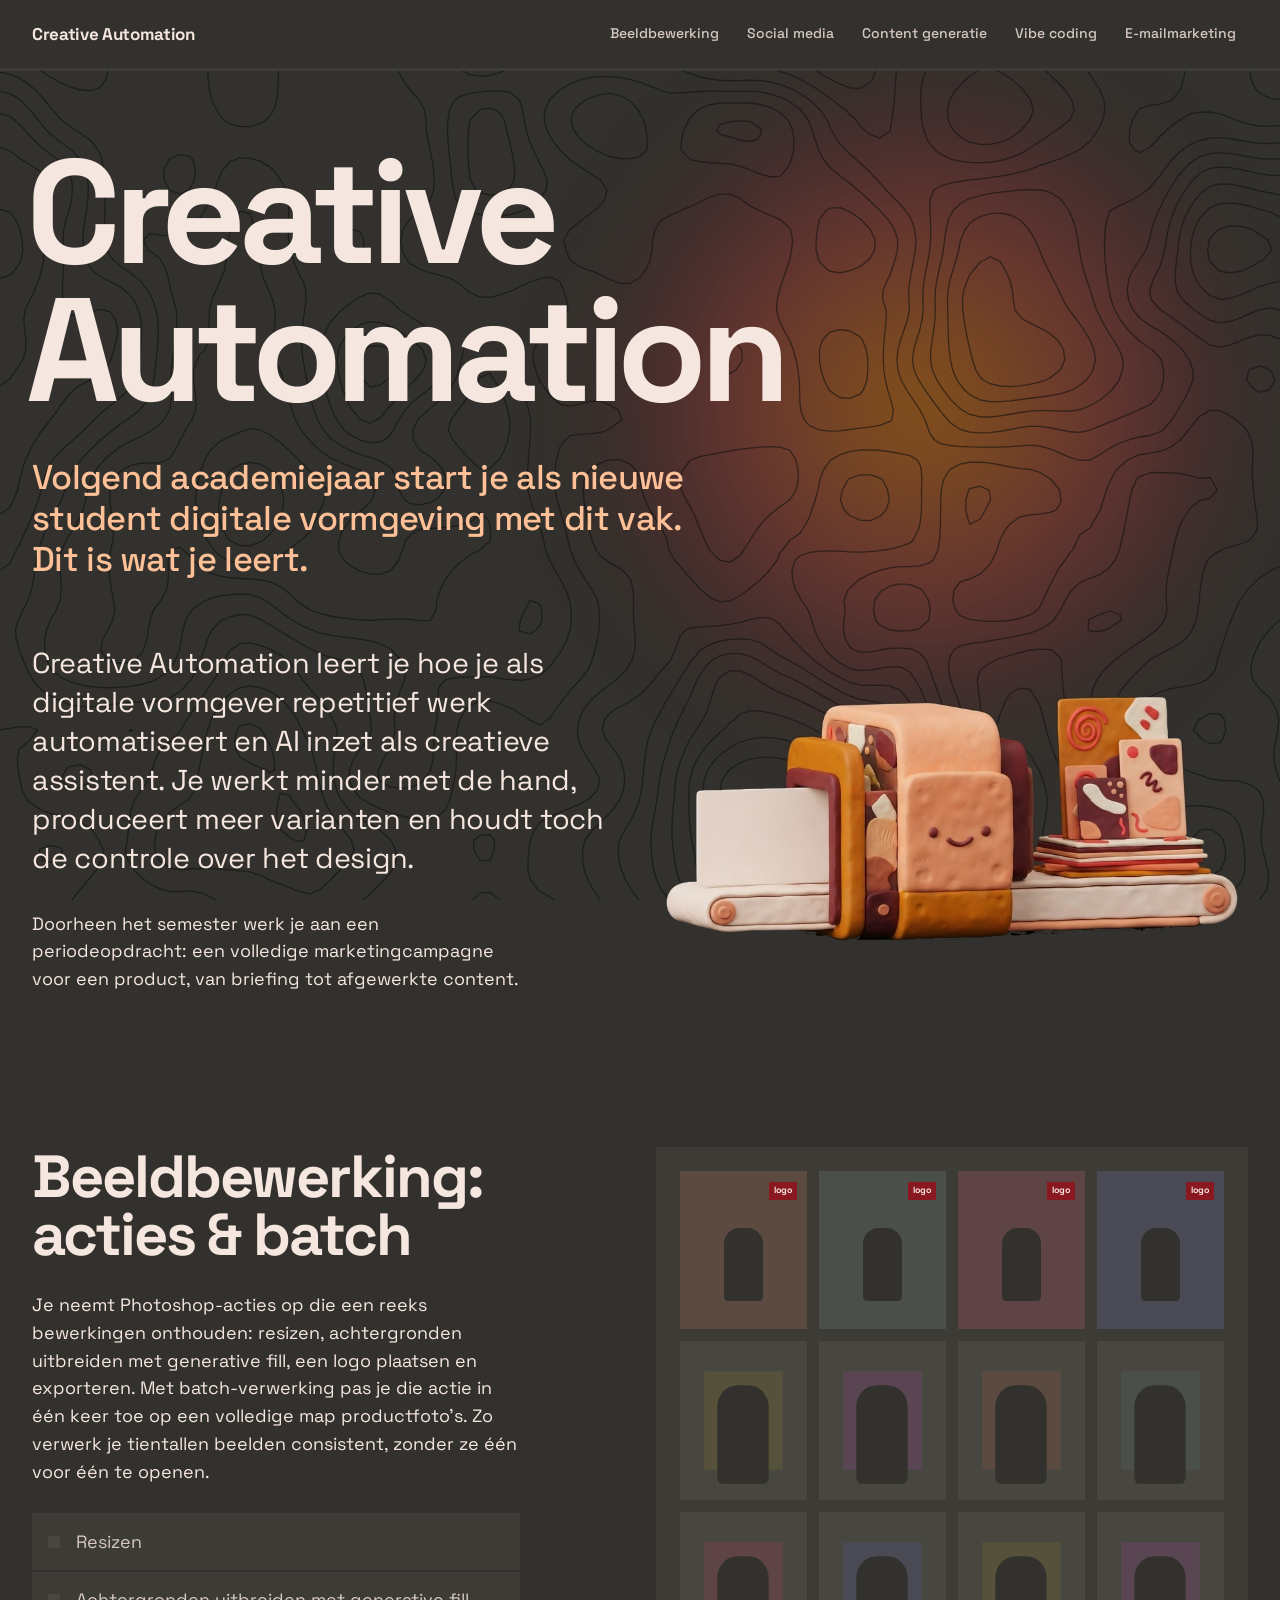
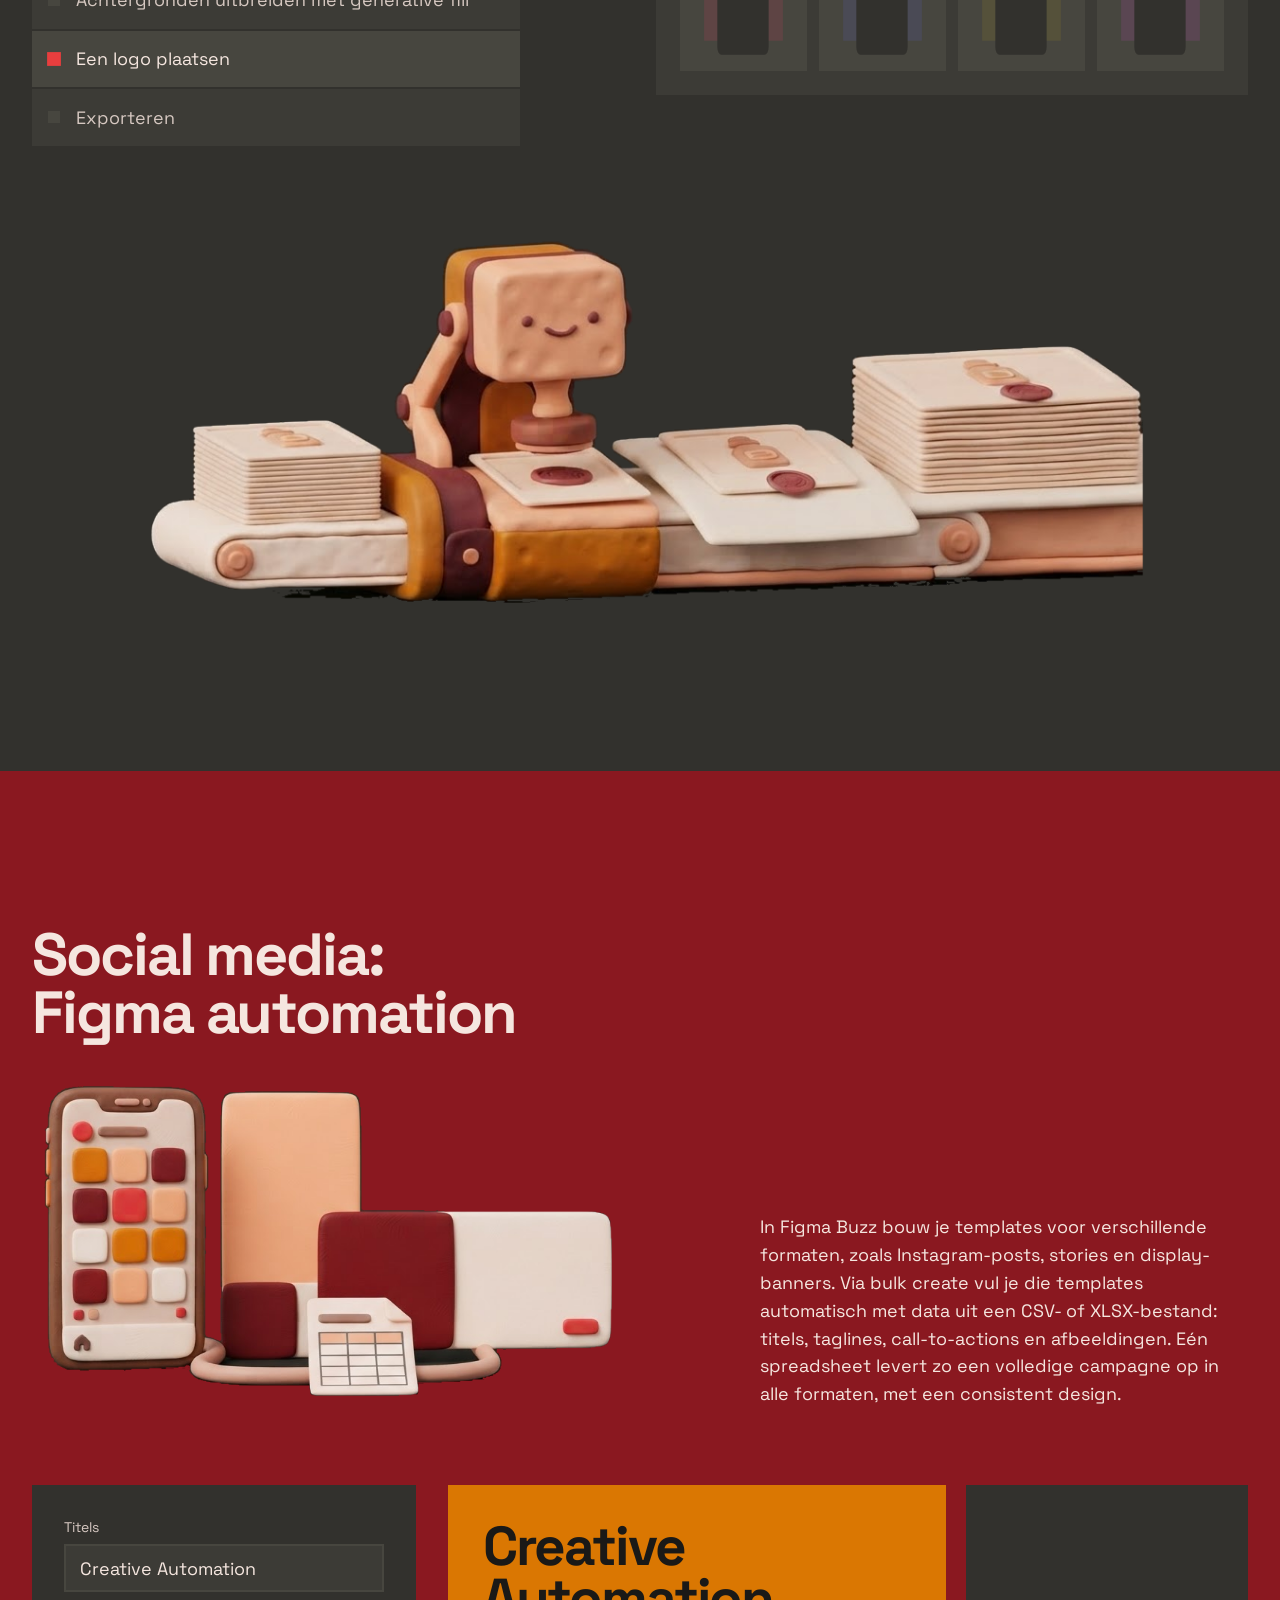
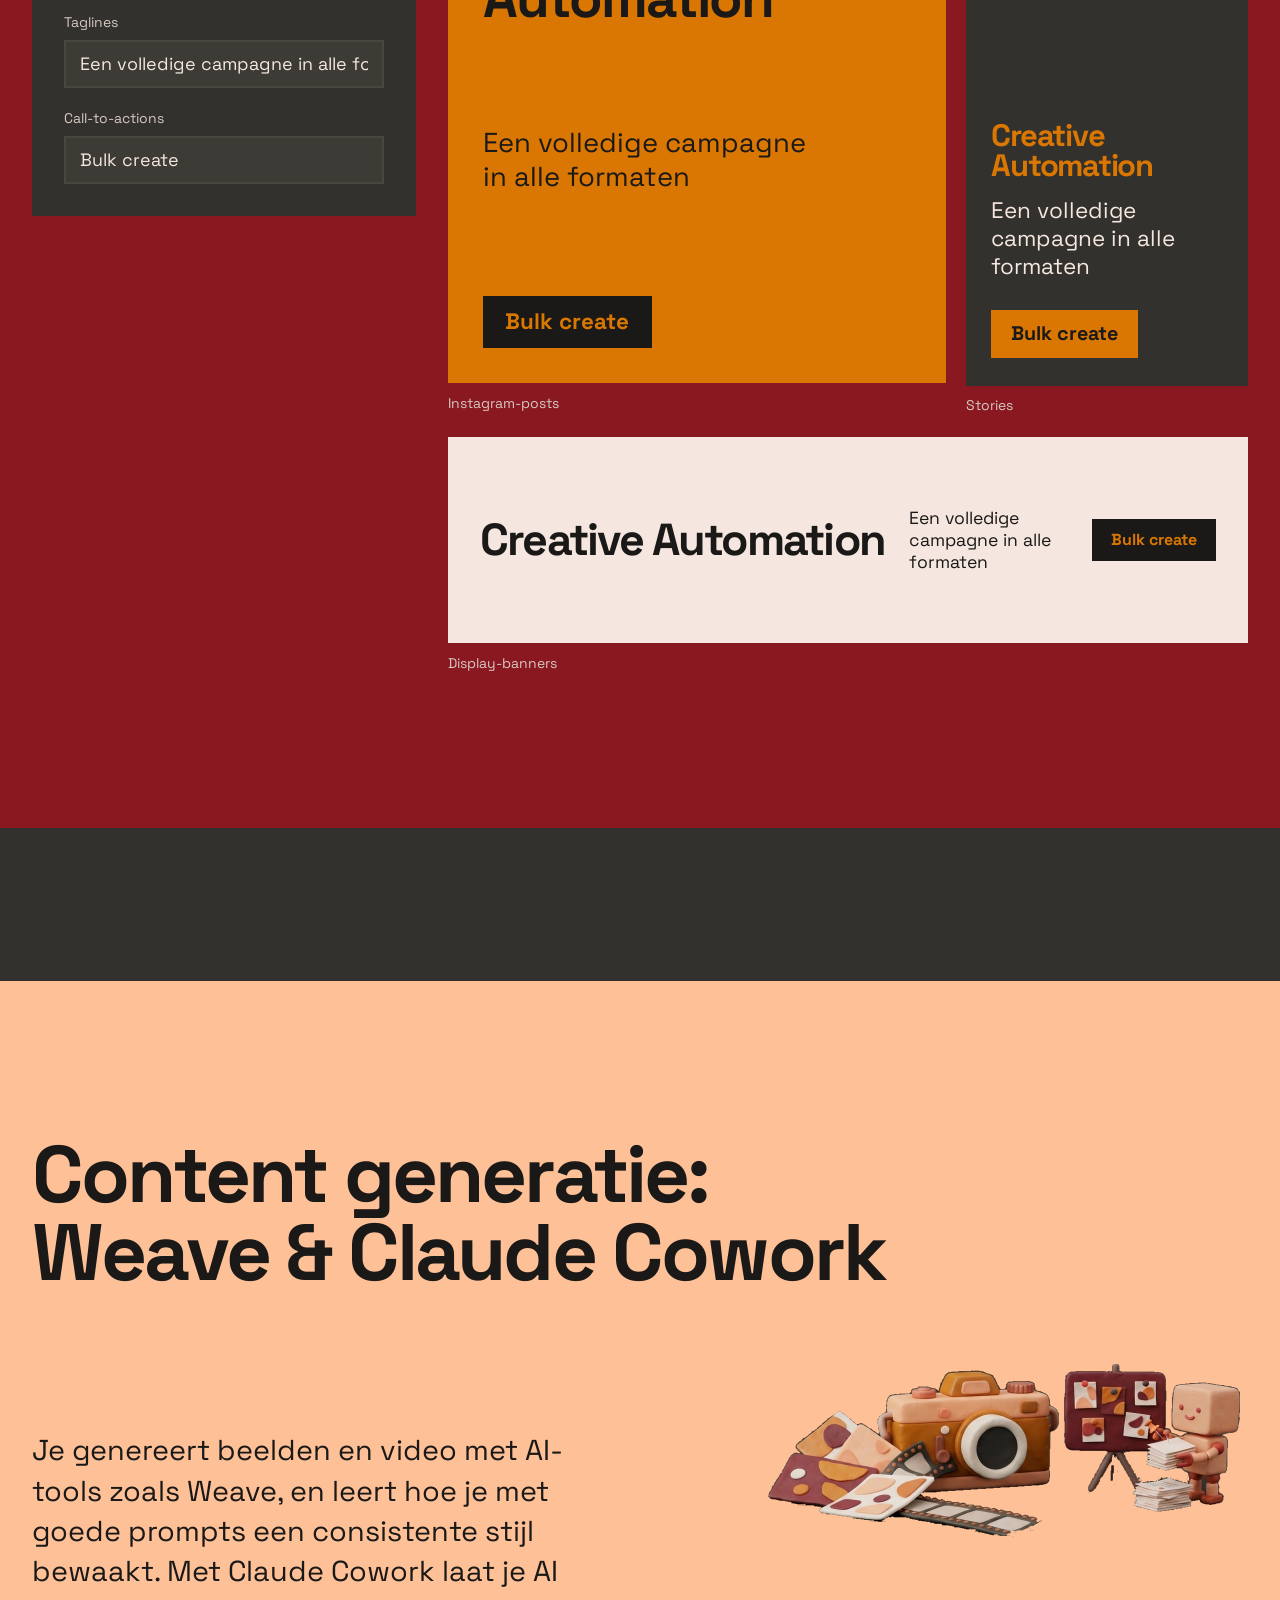
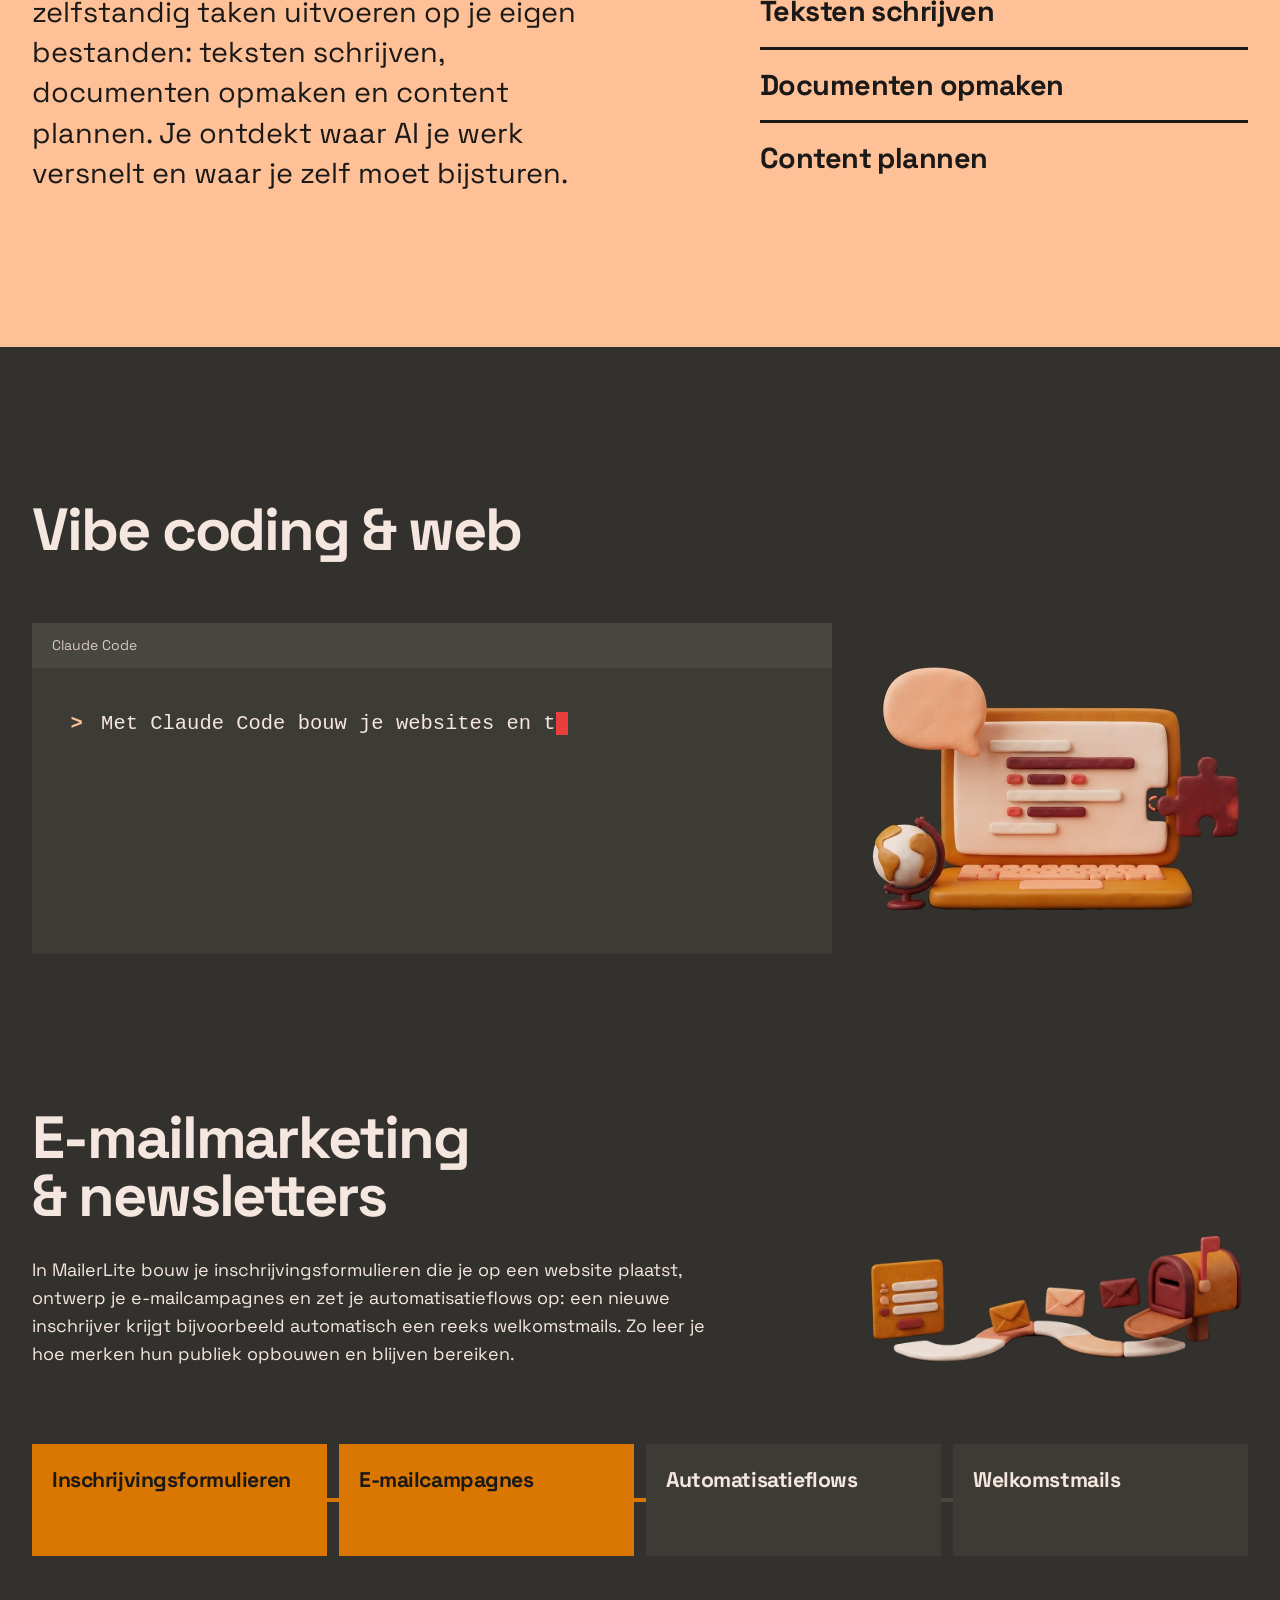
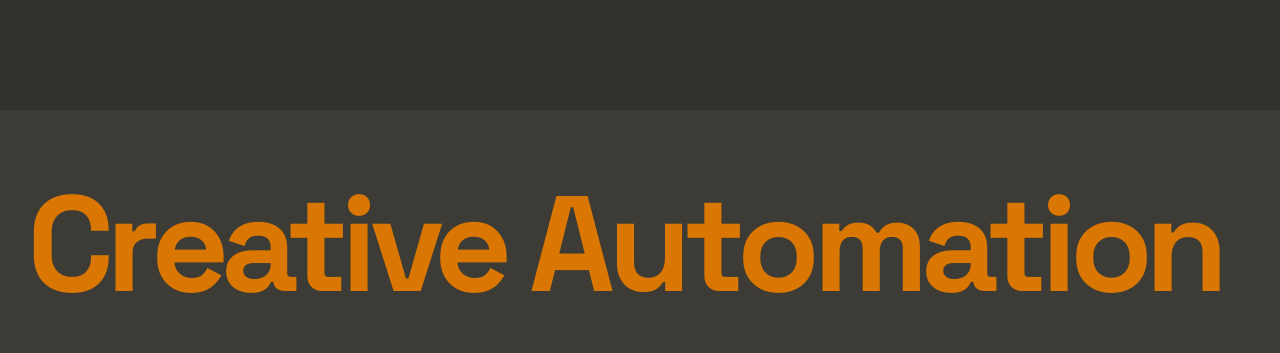
<file: index.html>
<!DOCTYPE html>
<html lang="nl">
<head>
  <meta charset="UTF-8">
  <meta name="viewport" content="width=device-width, initial-scale=1.0">
  <title>Creative Automation – voor nieuwe studenten digitale vormgeving</title>
  <meta name="description" content="Start je volgend academiejaar in digitale vormgeving? Ontdek wat je leert in Creative Automation: repetitief werk automatiseren en AI inzetten als creatieve assistent.">
  <meta name="theme-color" content="#32312D">
  <link rel="preconnect" href="https://fonts.googleapis.com">
  <link rel="preconnect" href="https://fonts.gstatic.com" crossorigin>
  <link href="https://fonts.googleapis.com/css2?family=Space+Grotesk:wght@400;500;700&display=swap" rel="stylesheet">
  <link rel="stylesheet" href="css/style.css">
  <script>document.documentElement.classList.add("js");</script>
</head>
<body>
  <!-- Alle zichtbare tekst komt letterlijk uit content.md. Labels die enkel
       voor schermlezers bestaan (aria-label, skip-link) zijn toegankelijkheid. -->
  <a class="skip-link" href="#main">Naar de inhoud</a>

  <!-- Achtergrond: hoogtelijnen in code getekend + een gloed die de muis volgt -->
  <div class="bg-effect" aria-hidden="true">
    <div class="bg-glow"></div>
    <canvas class="bg-lines"></canvas>
  </div>

  <header class="site-header">
    <div class="bar">
      <a class="wordmark" href="#top">Creative Automation</a>

      <button class="menu-toggle" type="button" aria-expanded="false" aria-controls="site-nav" aria-label="Menu">
        <svg viewBox="0 0 24 24" width="24" height="24" aria-hidden="true"><path d="M3 7h18M3 12h18M3 17h18" stroke="currentColor" stroke-width="2" fill="none"/></svg>
      </button>

      <nav id="site-nav" class="site-nav" aria-label="Onderdelen">
        <ul>
          <li><a href="#beeldbewerking">Beeldbewerking</a></li>
          <li><a href="#social-media">Social media</a></li>
          <li><a href="#content-generatie">Content generatie</a></li>
          <li><a href="#vibe-coding">Vibe coding</a></li>
          <li><a href="#e-mailmarketing">E-mailmarketing</a></li>
        </ul>
      </nav>
    </div>
    <div class="progress" aria-hidden="true"><span></span></div>
  </header>

  <main id="main">

    <!-- Hero: titel + intro -->
    <section class="hero" id="top" aria-labelledby="hero-title">
      <h1 id="hero-title" class="hero-title">
        <span class="line"><span>Creative</span></span>
        <span class="line"><span>Automation</span></span>
      </h1>
      <!-- Doelgroep (op vraag toegevoegd, buiten content.md) -->
      <p class="audience" data-reveal>Volgend academiejaar start je als nieuwe student digitale vormgeving met dit vak. Dit is wat je leert.</p>
      <div class="hero-body">
        <p class="lead" data-reveal>Creative Automation leert je hoe je als digitale vormgever repetitief werk automatiseert en AI inzet als creatieve assistent. Je werkt minder met de hand, produceert meer varianten en houdt toch de controle over het design.</p>
        <p class="hero-side" data-reveal>Doorheen het semester werk je aan een periodeopdracht: een volledige marketingcampagne voor een product, van briefing tot afgewerkte content.</p>
        <figure class="media media--hero" data-reveal><img src="images/intro.png" width="917" height="411" alt="Klei-illustratie: een vrolijke machine op een lopende band maakt van één lege kaart een stapel kleurrijke postervarianten." fetchpriority="high" onerror="this.parentElement.hidden=true"></figure>
      </div>
    </section>

    <!-- Beeldbewerking -->
    <section class="chapter batch" id="beeldbewerking" aria-labelledby="h-beeld">
      <div class="batch-text">
        <h2 id="h-beeld" data-reveal>Beeldbewerking: acties &amp; batch</h2>
        <p data-reveal>Je neemt Photoshop-acties op die een reeks bewerkingen onthouden: resizen, achtergronden uitbreiden met generative fill, een logo plaatsen en exporteren. Met batch-verwerking pas je die actie in één keer toe op een volledige map productfoto's. Zo verwerk je tientallen beelden consistent, zonder ze één voor één te openen.</p>

        <ol class="actions" data-ui data-reveal aria-label="Photoshop-acties">
          <li>Resizen</li>
          <li>Achtergronden uitbreiden met generative fill</li>
          <li>Een logo plaatsen</li>
          <li>Exporteren</li>
        </ol>
      </div>

      <div class="batch-machine" data-ui data-reveal>
        <div class="batch-grid" aria-hidden="true"></div>
      </div>

      <figure class="media media--wide" data-reveal><img src="images/beeldbewerking.png" width="1064" height="414" alt="Klei-illustratie: een robot stempelt een logo op productfoto's die op een lopende band voorbijkomen." decoding="async" onerror="this.parentElement.hidden=true"></figure>
    </section>

    <!-- Social media + live demo -->
    <section class="chapter social" id="social-media" aria-labelledby="h-social">
      <div class="social-intro">
        <h2 id="h-social" data-reveal>Social media: Figma automation</h2>
        <figure class="media media--social" data-reveal><img src="images/social-media.png" width="792" height="447" alt="Klei-illustratie: een smartphone met posts, een story en een banner, gevoed door een spreadsheet." decoding="async" onerror="this.parentElement.hidden=true"></figure>
        <p data-reveal>In Figma Buzz bouw je templates voor verschillende formaten, zoals Instagram-posts, stories en display-banners. Via bulk create vul je die templates automatisch met data uit een CSV- of XLSX-bestand: titels, taglines, call-to-actions en afbeeldingen. Eén spreadsheet levert zo een volledige campagne op in alle formaten, met een consistent design.</p>
      </div>

      <div class="demo" id="demo" data-reveal>
        <form class="demo-input" data-ui aria-label="Bulk create" onsubmit="return false">
          <div class="field">
            <label for="f-title">Titels</label>
            <input id="f-title" name="title" type="text" maxlength="28" value="Creative Automation" autocomplete="off">
          </div>
          <div class="field">
            <label for="f-tagline">Taglines</label>
            <input id="f-tagline" name="tagline" type="text" maxlength="48" value="Een volledige campagne in alle formaten" autocomplete="off">
          </div>
          <div class="field">
            <label for="f-cta">Call-to-actions</label>
            <input id="f-cta" name="cta" type="text" maxlength="22" value="Bulk create" autocomplete="off">
          </div>
        </form>

        <div class="demo-output" role="group" aria-label="Instagram-posts, stories en display-banners">
          <figure class="format format--post" data-ui>
            <div class="art">
              <p class="art-title" data-bind="title">Creative Automation</p>
              <p class="art-tag" data-bind="tagline">Een volledige campagne in alle formaten</p>
              <span class="art-cta" data-bind="cta">Bulk create</span>
            </div>
            <figcaption>Instagram-posts</figcaption>
          </figure>
          <figure class="format format--story" data-ui>
            <div class="art">
              <p class="art-title" data-bind="title">Creative Automation</p>
              <p class="art-tag" data-bind="tagline">Een volledige campagne in alle formaten</p>
              <span class="art-cta" data-bind="cta">Bulk create</span>
            </div>
            <figcaption>Stories</figcaption>
          </figure>
          <figure class="format format--banner" data-ui>
            <div class="art">
              <p class="art-title" data-bind="title">Creative Automation</p>
              <p class="art-tag" data-bind="tagline">Een volledige campagne in alle formaten</p>
              <span class="art-cta" data-bind="cta">Bulk create</span>
            </div>
            <figcaption>Display-banners</figcaption>
          </figure>
        </div>
      </div>
    </section>

    <!-- Content generatie -->
    <section class="chapter ai" id="content-generatie" aria-labelledby="h-content">
      <h2 id="h-content" data-reveal>Content generatie: Weave &amp; Claude Cowork</h2>
      <div class="field-body">
        <p class="field-text" data-reveal>Je genereert beelden en video met AI-tools zoals Weave, en leert hoe je met goede prompts een consistente stijl bewaakt. Met Claude Cowork laat je AI zelfstandig taken uitvoeren op je eigen bestanden: teksten schrijven, documenten opmaken en content plannen. Je ontdekt waar AI je werk versnelt en waar je zelf moet bijsturen.</p>
        <figure class="media media--ai" data-reveal><img src="images/content-generatie.png" width="976" height="378" alt="Klei-illustratie: een camera maakt beelden terwijl een kleine robot documenten ordent en content plant." decoding="async" onerror="this.parentElement.hidden=true"></figure>
        <ul class="tasks" aria-label="Claude Cowork">
          <li data-reveal>Teksten schrijven</li>
          <li data-reveal>Documenten opmaken</li>
          <li data-reveal>Content plannen</li>
        </ul>
      </div>
    </section>

    <!-- Vibe coding: de tekst zelf is de prompt -->
    <section class="chapter code" id="vibe-coding" aria-labelledby="h-code">
      <h2 id="h-code" class="code-title" data-reveal>Vibe coding &amp; web</h2>

      <div class="code-body">
      <div class="terminal" data-ui data-reveal>
        <div class="terminal-bar"><span>Claude Code</span></div>
        <div class="terminal-body">
          <span class="t-prompt" aria-hidden="true">&gt;</span>
          <p id="terminal-text">Met Claude Code bouw je websites en tools door in gewone taal te beschrijven wat je wil. Je breidt Claude uit met skills, en via de Figma MCP-koppeling laat je Claude ontwerpen genereren in Figma en designs omzetten naar HTML en CSS. Je bouwt zelfs je eigen Figma-plugin. Je websites zet je online met GitHub Pages.</p>
        </div>
      </div>
      <figure class="media media--code" data-reveal><img src="images/vibe-coding.png" width="730" height="497" alt="Klei-illustratie: een laptop met codeblokken, een tekstballon en een puzzelstuk dat als plugin vastklikt." decoding="async" onerror="this.parentElement.hidden=true"></figure>
      </div>
    </section>

    <!-- E-mailmarketing -->
    <section class="chapter mail" id="e-mailmarketing" aria-labelledby="h-mail">
      <div class="mail-head">
        <h2 id="h-mail" data-reveal>E-mailmarketing &amp; newsletters</h2>
        <p data-reveal>In MailerLite bouw je inschrijvingsformulieren die je op een website plaatst, ontwerp je e-mailcampagnes en zet je automatisatieflows op: een nieuwe inschrijver krijgt bijvoorbeeld automatisch een reeks welkomstmails. Zo leer je hoe merken hun publiek opbouwen en blijven bereiken.</p>
        <figure class="media media--mail" data-reveal><img src="images/e-mailmarketing.png" width="956" height="346" alt="Klei-illustratie: enveloppen gaan van een inschrijvingsformulier naar een brievenbus." decoding="async" onerror="this.parentElement.hidden=true"></figure>
      </div>

      <ol class="flow" aria-label="MailerLite">
        <li><strong>Inschrijvingsformulieren</strong></li>
        <li><strong>E-mailcampagnes</strong></li>
        <li><strong>Automatisatieflows</strong></li>
        <li><strong>Welkomstmails</strong></li>
      </ol>
    </section>
  </main>

  <footer class="site-footer">
    <a class="footer-name" href="#top">Creative Automation</a>
  </footer>

  <script src="js/script.js"></script>
</body>
</html>
</file>
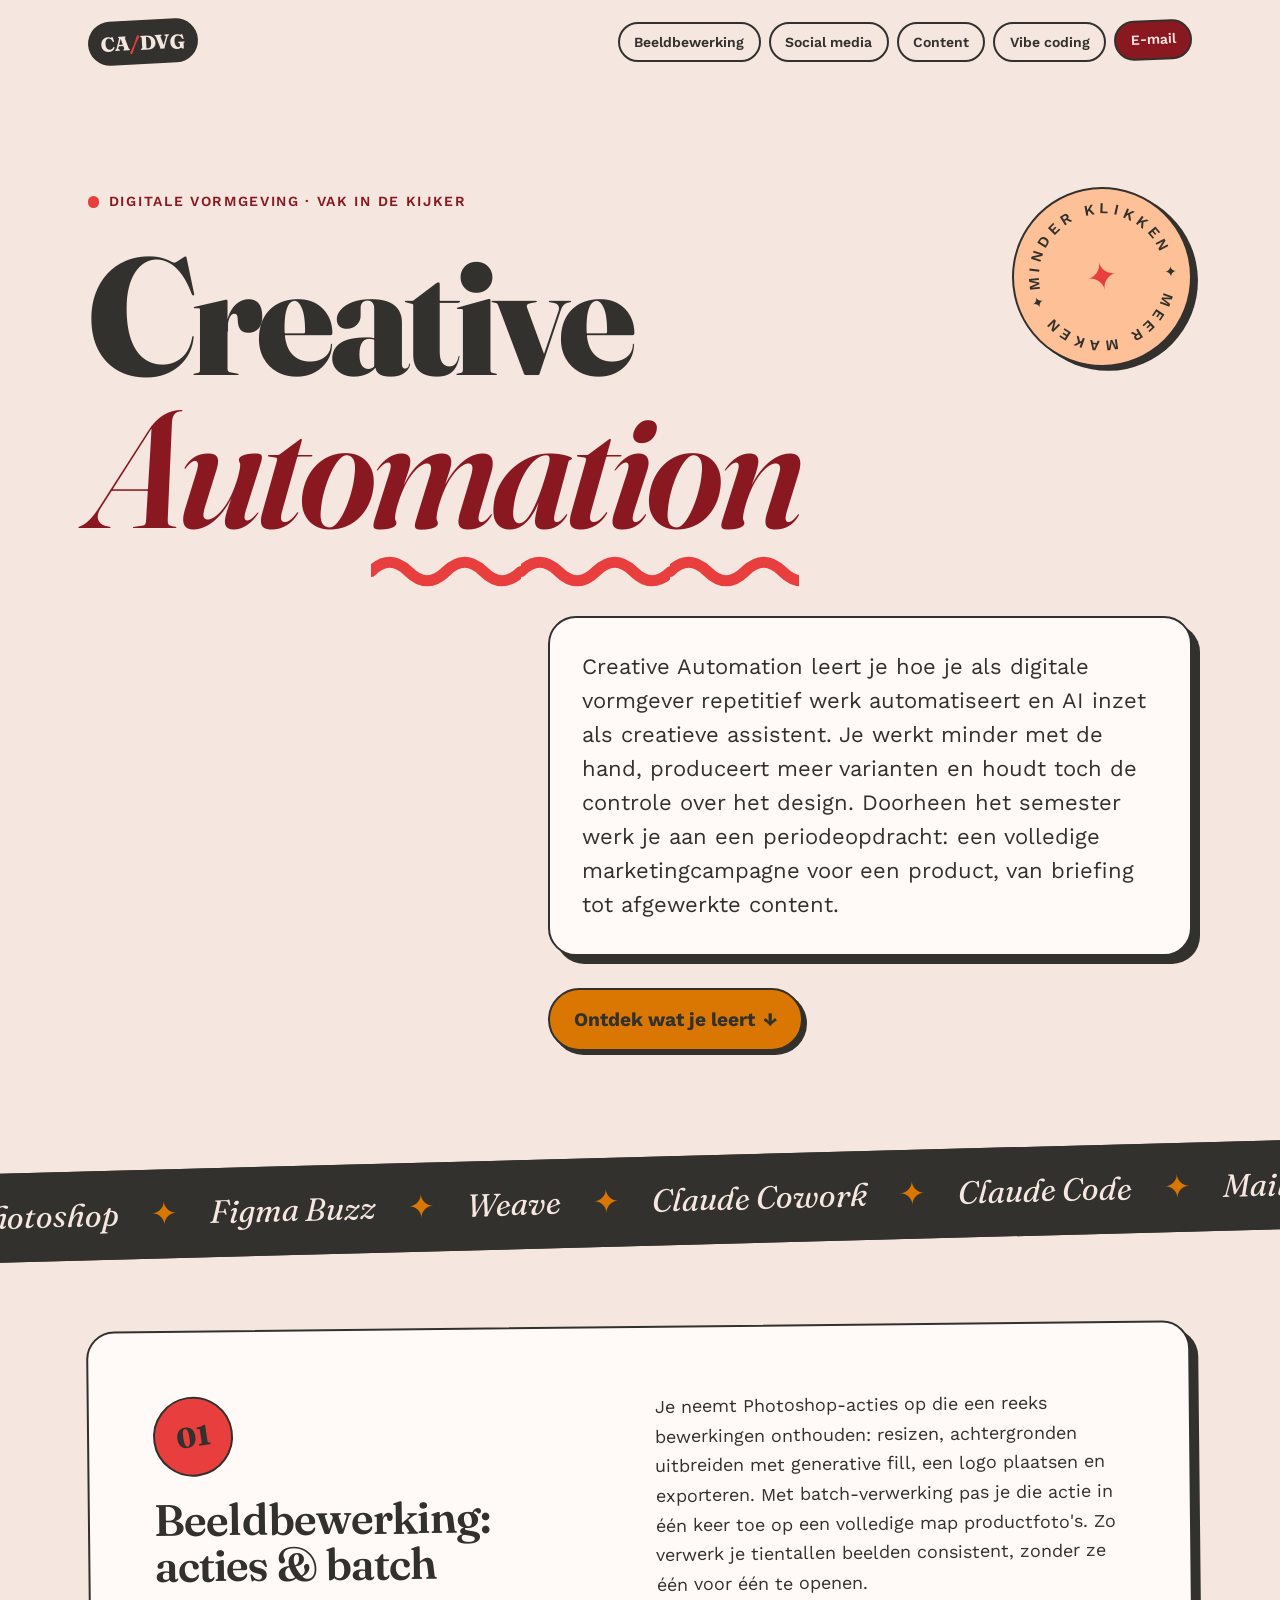
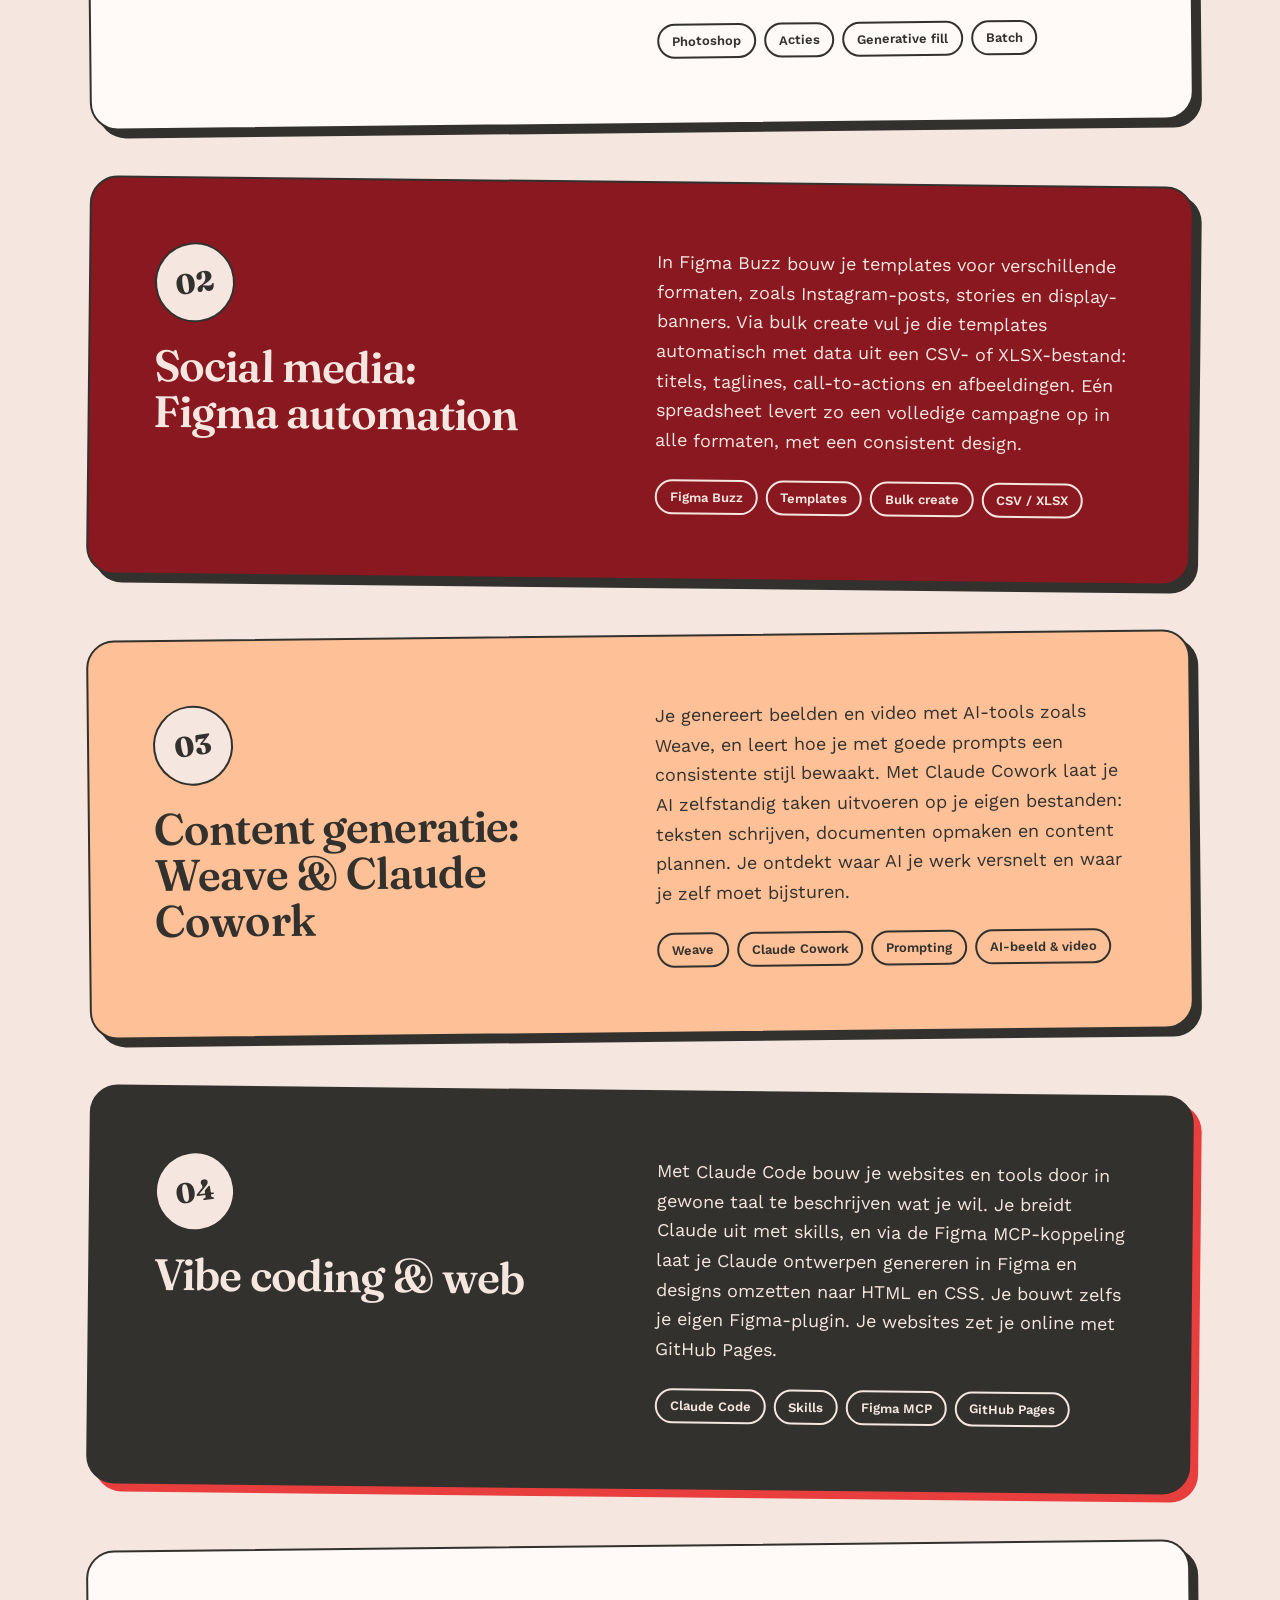
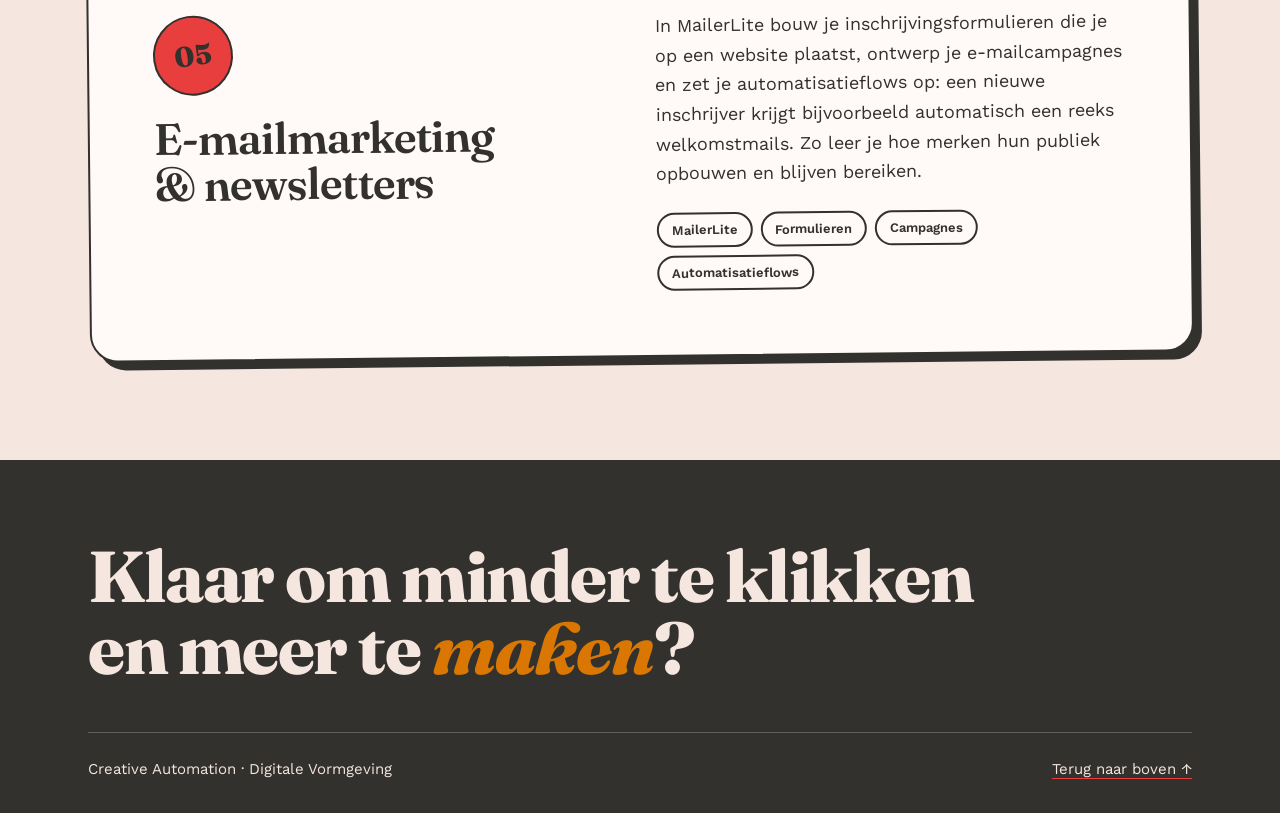
<file: v1/index.html>
<!DOCTYPE html>
<html lang="nl">
<head>
  <meta charset="UTF-8">
  <meta name="viewport" content="width=device-width, initial-scale=1.0">
  <title>Creative Automation – Digitale Vormgeving</title>
  <meta name="description" content="Wat leer je in Creative Automation? Een overzicht voor nieuwe studenten digitale vormgeving.">
  <link rel="preconnect" href="https://fonts.googleapis.com">
  <link rel="preconnect" href="https://fonts.gstatic.com" crossorigin>
  <link href="https://fonts.googleapis.com/css2?family=Fraunces:ital,opsz,wght@0,9..144,400;0,9..144,600;0,9..144,800;1,9..144,600&family=Work+Sans:wght@400;500;600&display=swap" rel="stylesheet">
  <link rel="stylesheet" href="css/style.css">
</head>
<body>
  <a class="skip-link" href="#main">Naar de inhoud</a>

  <header class="site-header">
    <div class="container header-inner">
      <a class="logo" href="#top">CA<span>/</span>DVG</a>
      <nav aria-label="Secties">
        <ul class="nav-list">
          <li><a href="#beeldbewerking">Beeldbewerking</a></li>
          <li><a href="#social-media">Social media</a></li>
          <li><a href="#content-generatie">Content</a></li>
          <li><a href="#vibe-coding">Vibe coding</a></li>
          <li><a href="#e-mailmarketing">E-mail</a></li>
        </ul>
      </nav>
    </div>
  </header>

  <main id="main">
    <section class="hero" id="top" aria-labelledby="hero-title">
      <div class="container hero-inner">
        <p class="eyebrow"><span class="dot" aria-hidden="true"></span>Digitale Vormgeving · Vak in de kijker</p>
        <h1 id="hero-title" class="hero-title">
          Creative<br>
          <em>Auto<span class="squiggle">mation</span></em>
        </h1>

        <div class="sticker" aria-hidden="true">
          <svg viewBox="0 0 200 200">
            <defs>
              <path id="circle" d="M100,100 m-72,0 a72,72 0 1,1 144,0 a72,72 0 1,1 -144,0"></path>
            </defs>
            <text><textPath href="#circle" textLength="448" lengthAdjust="spacing">minder klikken ✦ meer maken ✦ </textPath></text>
          </svg>
          <span class="sticker-core">✦</span>
        </div>

        <div class="hero-intro">
          <p class="lead">Creative Automation leert je hoe je als digitale vormgever repetitief werk automatiseert en AI inzet als creatieve assistent. Je werkt minder met de hand, produceert meer varianten en houdt toch de controle over het design. Doorheen het semester werk je aan een periodeopdracht: een volledige marketingcampagne voor een product, van briefing tot afgewerkte content.</p>
          <a class="btn" href="#beeldbewerking">Ontdek wat je leert <span aria-hidden="true">↓</span></a>
        </div>
      </div>
    </section>

    <div class="marquee" aria-hidden="true">
      <div class="marquee-track">
        <span>Photoshop</span><span>✦</span><span>Figma Buzz</span><span>✦</span><span>Weave</span><span>✦</span><span>Claude Cowork</span><span>✦</span><span>Claude Code</span><span>✦</span><span>MailerLite</span><span>✦</span><span>GitHub Pages</span><span>✦</span>
        <span>Photoshop</span><span>✦</span><span>Figma Buzz</span><span>✦</span><span>Weave</span><span>✦</span><span>Claude Cowork</span><span>✦</span><span>Claude Code</span><span>✦</span><span>MailerLite</span><span>✦</span><span>GitHub Pages</span><span>✦</span>
      </div>
    </div>

    <div class="container chapters">
      <section class="chapter chapter--paper" id="beeldbewerking" aria-labelledby="h-01">
        <div class="chapter-head">
          <span class="chapter-num" aria-hidden="true">01</span>
          <h2 id="h-01">Beeldbewerking: acties &amp; batch</h2>
        </div>
        <div class="chapter-body">
          <p>Je neemt Photoshop-acties op die een reeks bewerkingen onthouden: resizen, achtergronden uitbreiden met generative fill, een logo plaatsen en exporteren. Met batch-verwerking pas je die actie in één keer toe op een volledige map productfoto's. Zo verwerk je tientallen beelden consistent, zonder ze één voor één te openen.</p>
          <ul class="tags" aria-label="Tools en technieken">
            <li>Photoshop</li><li>Acties</li><li>Generative fill</li><li>Batch</li>
          </ul>
        </div>
      </section>

      <section class="chapter chapter--wine" id="social-media" aria-labelledby="h-02">
        <div class="chapter-head">
          <span class="chapter-num" aria-hidden="true">02</span>
          <h2 id="h-02">Social media: Figma automation</h2>
        </div>
        <div class="chapter-body">
          <p>In Figma Buzz bouw je templates voor verschillende formaten, zoals Instagram-posts, stories en display-banners. Via bulk create vul je die templates automatisch met data uit een CSV- of XLSX-bestand: titels, taglines, call-to-actions en afbeeldingen. Eén spreadsheet levert zo een volledige campagne op in alle formaten, met een consistent design.</p>
          <ul class="tags" aria-label="Tools en technieken">
            <li>Figma Buzz</li><li>Templates</li><li>Bulk create</li><li>CSV / XLSX</li>
          </ul>
        </div>
      </section>

      <section class="chapter chapter--peach" id="content-generatie" aria-labelledby="h-03">
        <div class="chapter-head">
          <span class="chapter-num" aria-hidden="true">03</span>
          <h2 id="h-03">Content generatie: Weave &amp; Claude Cowork</h2>
        </div>
        <div class="chapter-body">
          <p>Je genereert beelden en video met AI-tools zoals Weave, en leert hoe je met goede prompts een consistente stijl bewaakt. Met Claude Cowork laat je AI zelfstandig taken uitvoeren op je eigen bestanden: teksten schrijven, documenten opmaken en content plannen. Je ontdekt waar AI je werk versnelt en waar je zelf moet bijsturen.</p>
          <ul class="tags" aria-label="Tools en technieken">
            <li>Weave</li><li>Claude Cowork</li><li>Prompting</li><li>AI-beeld &amp; video</li>
          </ul>
        </div>
      </section>

      <section class="chapter chapter--ink" id="vibe-coding" aria-labelledby="h-04">
        <div class="chapter-head">
          <span class="chapter-num" aria-hidden="true">04</span>
          <h2 id="h-04">Vibe coding &amp; web</h2>
        </div>
        <div class="chapter-body">
          <p>Met Claude Code bouw je websites en tools door in gewone taal te beschrijven wat je wil. Je breidt Claude uit met skills, en via de Figma MCP-koppeling laat je Claude ontwerpen genereren in Figma en designs omzetten naar HTML en CSS. Je bouwt zelfs je eigen Figma-plugin. Je websites zet je online met GitHub Pages.</p>
          <ul class="tags" aria-label="Tools en technieken">
            <li>Claude Code</li><li>Skills</li><li>Figma MCP</li><li>GitHub Pages</li>
          </ul>
        </div>
      </section>

      <section class="chapter chapter--paper" id="e-mailmarketing" aria-labelledby="h-05">
        <div class="chapter-head">
          <span class="chapter-num" aria-hidden="true">05</span>
          <h2 id="h-05">E-mailmarketing &amp; newsletters</h2>
        </div>
        <div class="chapter-body">
          <p>In MailerLite bouw je inschrijvingsformulieren die je op een website plaatst, ontwerp je e-mailcampagnes en zet je automatisatieflows op: een nieuwe inschrijver krijgt bijvoorbeeld automatisch een reeks welkomstmails. Zo leer je hoe merken hun publiek opbouwen en blijven bereiken.</p>
          <ul class="tags" aria-label="Tools en technieken">
            <li>MailerLite</li><li>Formulieren</li><li>Campagnes</li><li>Automatisatieflows</li>
          </ul>
        </div>
      </section>
    </div>
  </main>

  <footer class="site-footer">
    <div class="container footer-inner">
      <p class="footer-big">Klaar om minder te klikken<br>en meer te <em>maken</em>?</p>
      <div class="footer-meta">
        <p>Creative Automation · Digitale Vormgeving</p>
        <a href="#top">Terug naar boven ↑</a>
      </div>
    </div>
  </footer>

  <script src="js/script.js"></script>
</body>
</html>
</file>
<file: css/style.css>
/* ==========================================================
   Creative Automation – v2
   Richting: "de automatiseringsmachine"
   Skills: design-taste-frontend (art direction + huisregels),
           impeccable + ui-ux-pro-max (UX, toegankelijkheid),
           design-motion-principles (motion, zie onderaan + script.js)
   ========================================================== */

/* ---------- Tokens ---------- */
:root {
  /* Palet uit v1, donker opgesteld */
  --ground: #32312D;      /* achtergrond (v1: tekstkleur) */
  --surface: #3C3B36;     /* toonstap voor vlakken (geen lijnen, geen schaduw) */
  --surface-2: #47463F;   /* tweede toonstap, voor UI-fragmenten */
  --ink: #F5E6DF;         /* lopende tekst (v1: achtergrond) */
  --ink-soft: #D6C8C1;    /* secundaire notities, ≥6:1 op alle donkere vlakken */
  --accent: #DA7702;      /* oranje: acties en actieve staat */
  --accent-hover: #EC8A16;
  --on-accent: #1A1917;   /* bijna zwart op oranje en perzik (5,5:1 en 11:1) */
  --peach: #FEC097;       /* het grote kleurvlak */
  --wine: #8A1820;        /* bordeaux sectie */
  --red: #E83E3E;         /* enkel kleine details, nooit tekst */

  --font: "Space Grotesk", system-ui, -apple-system, "Segoe UI", sans-serif;
  --font-code: ui-monospace, "Cascadia Code", Consolas, monospace; /* enkel in echte code */

  /* Vijf maten, niet meer */
  --size-display: clamp(3.25rem, 11.5vw, 11rem);
  --size-h2: clamp(1.75rem, 1rem + 3.4vw, 4.25rem);
  --size-statement: clamp(1.25rem, 1rem + 1vw, 1.875rem);
  --size-body: clamp(1rem, 0.96rem + 0.2vw, 1.125rem);
  --size-small: 0.875rem;

  --margin: clamp(1rem, 2.5vw, 2rem);
  --section-gap: clamp(6rem, 12vw, 11rem);
  --header-h: 4.25rem;

  --ease-out: cubic-bezier(0.22, 1, 0.36, 1);
  --ease-in-out: cubic-bezier(0.77, 0, 0.175, 1);
}

/* ---------- Basis ---------- */
*,
*::before,
*::after {
  box-sizing: border-box;
}

html {
  scroll-behavior: smooth;
  scroll-padding-top: calc(var(--header-h) + 1rem); /* sticky header bedekt geen ankers of focus */
  scrollbar-color: var(--surface-2) var(--ground);
  color-scheme: dark;
}

body {
  margin: 0;
  background: var(--ground);
  color: var(--ink);
  font-family: var(--font);
  font-size: var(--size-body);
  line-height: 1.55;
  -webkit-font-smoothing: antialiased;
  caret-color: var(--accent);
}

::selection {
  background: var(--accent);
  color: var(--on-accent);
}

h1, h2, h3, p, ol, ul, figure {
  margin: 0;
}

h2 {
  font-size: var(--size-h2);
  font-weight: 700;
  line-height: 0.98;
  letter-spacing: -0.035em;
  text-wrap: balance;
}

a {
  color: inherit;
  text-underline-offset: 0.2em;
  text-decoration-thickness: 2px;
}

:focus-visible {
  outline: 2px solid var(--accent);
  outline-offset: 3px;
}

.sr-only {
  position: absolute;
  width: 1px;
  height: 1px;
  overflow: hidden;
  clip: rect(0 0 0 0);
  white-space: nowrap;
}

.skip-link {
  position: absolute;
  left: var(--margin);
  top: -4rem;
  z-index: 100;
  background: var(--accent);
  color: var(--on-accent);
  padding: 0.75rem 1rem;
  font-weight: 700;
}

.skip-link:focus {
  top: 0.75rem;
}

/* ---------- Header: sticky, een gewone balk ---------- */
.site-header {
  position: sticky;
  top: 0;
  z-index: 50;
  background: var(--ground);
}

.bar {
  display: flex;
  align-items: center;
  justify-content: space-between;
  gap: 1.5rem;
  min-height: var(--header-h);
  padding: 0 var(--margin);
}

.wordmark {
  font-weight: 700;
  font-size: 1.0625rem;
  letter-spacing: -0.02em;
  text-decoration: none;
  white-space: nowrap;
  min-height: 2.75rem;
  display: inline-flex;
  align-items: center;
}

.site-nav {
  display: flex;
  align-items: center;
  gap: 1.5rem;
}

.site-nav ul {
  display: flex;
  gap: 0.25rem;
  list-style: none;
  padding: 0;
}

.site-nav ul a {
  position: relative;
  display: inline-flex;
  align-items: center;
  min-height: 2.75rem;
  padding: 0 0.75rem;
  font-size: var(--size-small);
  font-weight: 500;
  color: var(--ink-soft);
  text-decoration: none;
  transition: color 160ms var(--ease-out);
}

/* Onderstreping groeit vanuit links bij hover en bij de actieve sectie */
.site-nav ul a::after {
  content: "";
  position: absolute;
  left: 0.75rem;
  right: 0.75rem;
  bottom: 0.45rem;
  height: 2px;
  background: var(--accent);
  transform: scaleX(0);
  transform-origin: left;
  transition: transform 260ms var(--ease-out);
}

.site-nav ul a:hover,
.site-nav ul a[aria-current="true"] {
  color: var(--ink);
}

.site-nav ul a:hover::after,
.site-nav ul a[aria-current="true"]::after {
  transform: scaleX(1);
}

.menu-toggle {
  display: none;
}

/* Scrollvoortgang: functionele balk onder de header */
.progress {
  height: 3px;
  background: var(--surface);
}

.progress span {
  display: block;
  height: 100%;
  background: var(--accent);
  transform: scaleX(var(--progress, 0));
  transform-origin: left;
}

/* ---------- Hero ---------- */
.hero {
  padding: clamp(2.5rem, 6vw, 5rem) var(--margin) var(--section-gap);
}

.hero-title {
  font-size: var(--size-display);
  font-weight: 700;
  line-height: 0.88;
  letter-spacing: -0.05em;
  margin-left: -0.04em;
}

.hero-title .line {
  display: block;
  overflow: hidden;
  padding-bottom: 0.06em; /* ruimte voor de onderkant van letters bij de mask-reveal */
}

.hero-title .line > span {
  display: inline-block;
}

/* Voor wie: nieuwe studenten, volgend academiejaar */
.audience {
  margin-top: clamp(1.25rem, 2.5vw, 2rem);
  max-width: 30ch;
  font-size: clamp(1.375rem, 0.95rem + 1.5vw, 2.25rem);
  font-weight: 500;
  line-height: 1.2;
  letter-spacing: -0.02em;
  color: var(--peach);
}

.hero-body {
  display: grid;
  grid-template-columns: repeat(12, 1fr);
  gap: 2rem;
  margin-top: clamp(2.5rem, 5vw, 4.5rem);
}

.lead {
  grid-column: 1 / span 7;
  font-size: var(--size-statement);
  line-height: 1.35;
  letter-spacing: -0.01em;
  max-width: 34ch;
}

.hero-side {
  grid-column: 9 / -1;
  align-self: end;
  display: grid;
  gap: 1.75rem;
  justify-items: start;
}

/* ---------- Gedeelde sectie-afstand ---------- */
.chapter {
  padding: 0 var(--margin) var(--section-gap);
}

.chapter p {
  max-width: 62ch;
}

/* ---------- Beeldbewerking: de batch-machine ---------- */
.batch {
  display: grid;
  grid-template-columns: repeat(12, 1fr);
  gap: 2rem;
  align-items: start;
}

.batch-text {
  grid-column: 1 / span 5;
  display: grid;
  gap: 1.75rem;
}

.actions {
  list-style: none;
  padding: 0;
  background: var(--surface);
  counter-reset: none;
}

.actions li {
  position: relative;
  padding: 0.9rem 1rem 0.9rem 2.75rem;
  color: var(--ink-soft);
  transition: color 200ms var(--ease-out), background-color 200ms var(--ease-out);
}

.actions li + li {
  border-top: 2px solid var(--ground); /* echte UI: het actiepaneel van Photoshop */
}

.actions li::before {
  content: "";
  position: absolute;
  left: 1rem;
  top: 50%;
  width: 0.75rem;
  height: 0.75rem;
  margin-top: -0.375rem;
  background: var(--surface-2);
  transition: background-color 200ms var(--ease-out), transform 200ms var(--ease-out);
}

.actions li.is-active {
  color: var(--ink);
  background: var(--surface-2);
}

.actions li.is-active::before {
  background: var(--red);
  transform: scale(1.15);
}

.batch-machine {
  grid-column: 7 / -1;
  background: var(--surface);
  padding: clamp(1rem, 2vw, 1.5rem);
}

.batch-grid {
  display: grid;
  grid-template-columns: repeat(4, 1fr);
  gap: clamp(0.5rem, 1vw, 0.75rem);
}

/* Eén productfoto, getekend in code */
.photo {
  position: relative;
  aspect-ratio: 4 / 5;
  background: var(--surface-2);
  overflow: hidden;
}

.photo .canvas {
  position: absolute;
  inset: 0;
  background: var(--tone);
  transform: scale(0.62);           /* origineel: kleine foto met lege rand */
  transition: transform 520ms var(--ease-out);
}

.photo .product {
  position: absolute;
  left: 50%;
  bottom: 18%;
  width: 30%;
  height: 46%;
  margin-left: -15%;
  background: var(--ground);
  border-radius: 40% 40% 8% 8% / 22% 22% 8% 8%;
  transform: scale(1.35);
  transition: transform 520ms var(--ease-out);
}

.photo .logo {
  position: absolute;
  right: 8%;
  top: 7%;
  padding: 0.15rem 0.3rem;
  font-size: clamp(0.5rem, 0.7vw, 0.6875rem);
  font-weight: 700;
  background: var(--wine);
  color: var(--ink);
  opacity: 0;
  transform: translateY(-6px);
  transition: opacity 220ms var(--ease-out), transform 220ms var(--ease-out);
}

.photo.is-done .canvas {
  transform: scale(1);              /* generative fill: achtergrond uitgebreid */
}

.photo.is-done .product {
  transform: scale(1);
}

.photo.is-done .logo {
  opacity: 1;
  transform: none;
}

/* ---------- Social media + live demo ---------- */
.social {
  background: var(--wine);
  padding-top: var(--section-gap);
  margin-bottom: var(--section-gap);
}

.social-intro {
  display: grid;
  grid-template-columns: repeat(12, 1fr);
  gap: 2rem;
  align-items: end;
  margin-bottom: clamp(3rem, 6vw, 5rem);
}

.social-intro h2 {
  grid-column: 1 / span 6;
}

.social-intro p {
  grid-column: 8 / -1;
}

.demo {
  display: grid;
  grid-template-columns: repeat(12, 1fr);
  gap: 2rem;
  align-items: start;
}

.demo-input {
  grid-column: 1 / span 4;
  display: grid;
  gap: 1.25rem;
  background: var(--ground);
  padding: clamp(1.25rem, 2.5vw, 2rem);
}

.field {
  display: grid;
  gap: 0.375rem;
}

.field label {
  font-size: var(--size-small);
  color: var(--ink-soft);
}

.field input {
  min-height: 3rem;
  padding: 0 0.875rem;
  background: var(--surface);
  color: var(--ink);
  font: 400 var(--size-body) / 1 var(--font);
  border: 2px solid var(--surface-2);
  border-radius: 0;
  transition: border-color 160ms var(--ease-out);
}

.field input:hover {
  border-color: #5A5952;
}

.field input:focus {
  outline: none;
  border-color: var(--accent);
}

.demo-output {
  grid-column: 5 / -1;
  display: grid;
  grid-template-columns: 1.15fr 0.65fr;
  grid-template-areas:
    "post story"
    "banner banner";
  gap: 1.25rem;
}

.format {
  display: grid;
  gap: 0.6rem;
  align-content: start;
  container-type: inline-size; /* cqi = breedte van het formaat, ook voor de padding */
}

.format figcaption {
  font-size: var(--size-small);
  color: var(--ink-soft);
}

.format .art {
  position: relative;
  display: flex;
  flex-direction: column;
  overflow: hidden;
}

.art-title {
  font-weight: 700;
  line-height: 0.95;
  letter-spacing: -0.04em;
  overflow-wrap: break-word;
  hyphens: auto;
}

.art-tag {
  line-height: 1.25;
}

.art-cta {
  align-self: flex-start;
  font-weight: 700;
  line-height: 1;
}

.format--post { grid-area: post; }
.format--post .art {
  aspect-ratio: 1;
  padding: 7cqi;
  background: var(--accent);
  color: var(--on-accent);
  justify-content: space-between;
}
.format--post .art-title { font-size: 11cqi; }
.format--post .art-tag { font-size: 5.5cqi; max-width: 80%; }
.format--post .art-cta { font-size: 4.5cqi; padding: 3cqi 4.5cqi; background: var(--on-accent); color: var(--accent); }

.format--story { grid-area: story; }
.format--story .art {
  aspect-ratio: 9 / 16;
  padding: 10cqi 9cqi;
  background: var(--ground);
  color: var(--ink);
  justify-content: flex-end;
  gap: 6cqi;
}
.format--story .art-title { font-size: 11cqi; color: var(--accent); }
.format--story .art-tag { font-size: 8cqi; }
.format--story .art-cta { font-size: 7cqi; padding: 5cqi 7cqi; background: var(--accent); color: var(--on-accent); margin-top: 4cqi; }

.format--banner { grid-area: banner; }
.format--banner .art {
  aspect-ratio: 970 / 250;
  padding: 0 4cqi;
  background: var(--ink);
  color: var(--on-accent);
  flex-direction: row;
  align-items: center;
  gap: 3cqi;
}
.format--banner .art-title { font-size: 5.6cqi; flex: 0 1 auto; }
.format--banner .art-tag { font-size: 2.2cqi; flex: 1; }
.format--banner .art-cta { align-self: center; font-size: 2cqi; padding: 1.6cqi 2.4cqi; background: var(--on-accent); color: var(--accent); white-space: nowrap; }

/* ---------- Content generatie: een volledig accentvlak ---------- */
.chapter.ai {
  display: block;
  background: var(--peach);
  color: var(--on-accent);
  padding-top: var(--section-gap);
  margin-bottom: var(--section-gap);
}

.chapter.ai h2 {
  max-width: 24ch;
  font-size: clamp(1.75rem, 0.2rem + 6vw, 6rem);
}

.chapter.ai ::selection {
  background: var(--on-accent);
  color: var(--accent);
}

.chapter.ai :focus-visible {
  outline-color: var(--on-accent);
}

.field-body {
  display: grid;
  grid-template-columns: repeat(12, 1fr);
  gap: 2rem;
  margin-top: clamp(2.5rem, 5vw, 4.5rem);
}

.field-text {
  grid-column: 1 / span 6;
  font-size: var(--size-statement);
  line-height: 1.4;
}

.tasks {
  grid-column: 8 / -1;
  list-style: none;
  padding: 0;
  align-self: end;
}

.tasks li {
  font-size: var(--size-statement);
  font-weight: 700;
  letter-spacing: -0.02em;
  padding: 0.8rem 0;
}

.tasks li + li {
  border-top: 3px solid var(--on-accent); /* gevulde balk, geen haarlijn */
}

/* ---------- Vibe coding: terminal ---------- */
.code-title {
  margin-bottom: clamp(2.5rem, 5vw, 4rem);
}

.terminal {
  background: var(--surface);
}

.terminal-bar {
  display: flex;
  padding: 0.75rem 1.25rem;
  background: var(--surface-2);
  font-size: var(--size-small);
  color: var(--ink-soft);
}

.terminal-body {
  display: flex;
  gap: 0.9em;
  padding: clamp(1.25rem, 3vw, 2.5rem);
  font-family: var(--font-code);
  font-size: clamp(0.9375rem, 0.8rem + 0.6vw, 1.375rem);
  line-height: 1.7;
}

.terminal-body p {
  max-width: 68ch;
}

.t-prompt {
  color: var(--peach);
  font-weight: 700;
}

.caret {
  display: inline-block;
  width: 0.6em;
  height: 1.1em;
  vertical-align: text-bottom;
  background: var(--red);
}

/* ---------- E-mailmarketing: de flow ---------- */
.mail-head {
  display: grid;
  grid-template-columns: repeat(12, 1fr);
  gap: 2rem;
  margin-bottom: clamp(3rem, 6vw, 5rem);
}

.mail-head h2 {
  grid-column: 1 / span 7;
}

.mail-head p {
  grid-column: 1 / span 7;
}

.flow {
  display: grid;
  grid-template-columns: repeat(4, 1fr);
  gap: 0.75rem;
  list-style: none;
  padding: 0;
}

.flow li {
  position: relative;
  display: grid;
  gap: 0.5rem;
  align-content: start;
  min-height: 7rem;
  padding: 1.5rem 1.25rem;
  background: var(--surface);
  transition: background-color 360ms var(--ease-out), color 360ms var(--ease-out);
}

/* Verbindingsbalk naar de volgende stap */
.flow li:not(:last-child)::after {
  content: "";
  position: absolute;
  top: 50%;
  right: -0.75rem;
  width: 0.75rem;
  height: 4px;
  margin-top: -2px;
  background: var(--surface-2);
  transition: background-color 360ms var(--ease-out);
}

.flow strong {
  font-size: clamp(1.125rem, 0.85rem + 0.6vw, 1.5rem);
  letter-spacing: -0.02em;
  line-height: 1.1;
  overflow-wrap: break-word;
  hyphens: auto;
}

.flow li.is-on {
  background: var(--accent);
  color: var(--on-accent);
}

.flow li.is-on:not(:last-child)::after {
  background: var(--accent);
}

/* ---------- Footer: de naam komt terug op volle breedte ---------- */
.site-footer {
  padding: clamp(3rem, 6vw, 5rem) var(--margin) clamp(2rem, 4vw, 3.5rem);
  background: var(--surface);
  overflow: hidden;
}

.footer-name {
  font-size: clamp(2.5rem, 10.6vw, 10.5rem);
  font-weight: 700;
  line-height: 0.85;
  letter-spacing: -0.055em;
  white-space: nowrap;
  margin-left: -0.04em;
  color: var(--accent);
  display: block;
  text-decoration: none;
  transition: color 200ms var(--ease-out);
}

/* ==========================================================
   AI-beelden (Weave + Figma AI, klei-stijl), vrijstaand:
   achtergrond verwijderd, dus geen kader of vlak; de objecten
   staan rechtstreeks naast de tekst op de sectiekleur.
   ========================================================== */
.media {
  margin: 0;
  display: flex;
  align-items: center;
  justify-content: center;
}

.media[hidden] {
  display: none;
}

.media img {
  display: block;
  width: 100%;
  height: auto;
  max-height: 34rem;
  object-fit: contain;
}

/* Hero: titel, dan intro links en het beeld groot rechts */
.hero-body {
  grid-template-rows: auto 1fr;
}

.hero-body .lead {
  grid-column: 1 / span 6;
  grid-row: 1;
}

.hero-body .hero-side {
  grid-column: 1 / span 5;
  grid-row: 2;
  align-self: start;
}

.media--hero {
  grid-column: 7 / -1;
  grid-row: 1 / span 2;
  align-self: center;
}

/* Beeldbewerking: breed panorama onder de machine */
.media--wide {
  grid-column: 2 / -2;
  margin-top: clamp(1.5rem, 4vw, 3rem);
}

/* Social media: onder de titel, tekst ernaast */
.social-intro .media--social {
  grid-column: 1 / span 6;
  grid-row: 2;
}

.social-intro h2 {
  grid-row: 1;
}

.social-intro p {
  grid-row: 1 / span 2;
  align-self: end;
}

/* Content generatie: beeld boven de takenlijst */
.media--ai {
  grid-column: 8 / -1;
  grid-row: 1;
}

.field-body .field-text {
  grid-row: 1 / span 2;
  align-self: end;
}

.field-body .tasks {
  grid-row: 2;
}

/* Vibe coding: terminal en beeld naast elkaar */
.code-body {
  display: grid;
  grid-template-columns: repeat(12, 1fr);
  gap: 2rem;
  align-items: stretch;
}

.code-body .terminal {
  grid-column: 1 / span 8;
}

.media--code {
  grid-column: 9 / -1;
}

/* Zolang een beeld ontbreekt, nemen tekst en terminal de volle breedte */
.code-body:has(.media[hidden]) .terminal {
  grid-column: 1 / -1;
}

/* E-mailmarketing: beeld rechts naast titel en tekst */
.mail-head h2 { grid-row: 1; }
.mail-head p { grid-row: 2; }

.media--mail {
  grid-column: 9 / -1;
  grid-row: 1 / span 2;
  align-self: end;
}

/* ==========================================================
   Achtergrond-hover (geïnspireerd op looveuroopa.ee)
   Een vaste laag achter de pagina: onderaan een warme gloed die
   de muis volgt, daarboven hoogtelijnen die net donkerder zijn
   dan de achtergrond. Waar de gloed komt, lichten de lijnen op.
   Gekleurde secties (bordeaux, perzik) dekken de laag af.
   ========================================================== */
/* Beelden die nog moeten verschijnen (scale 1.08) of gekanteld zijn bij hover
   mogen de pagina niet breder maken */
main {
  overflow-x: clip;
}

.bg-effect {
  position: fixed;
  inset: 0;
  z-index: -1;
  overflow: hidden;
  pointer-events: none;
}

.bg-glow {
  position: absolute;
  left: 0;
  top: 0;
  width: 44rem;
  height: 44rem;
  margin: -22rem 0 0 -22rem; /* het midden van de gloed ligt op het muispunt */
  border-radius: 50%;
  background: radial-gradient(
    circle,
    rgba(218, 119, 2, 0.5) 0%,
    rgba(232, 62, 62, 0.28) 38%,
    rgba(138, 24, 32, 0.16) 58%,
    rgba(138, 24, 32, 0) 72%
  );
  filter: blur(40px);
  opacity: 0;
  transition: opacity 600ms var(--ease-out);
  will-change: transform;
}

.bg-effect.is-ready .bg-glow {
  opacity: 1;
}

.bg-lines {
  position: absolute;
  inset: 0;
  width: 100%;
  height: 100%;
}

/* ==========================================================
   Hover (design-motion-principles + impeccable)
   - enkel voor een echte muis: (hover: hover) and (pointer: fine)
   - 160–260ms, custom ease-out, geen "scale op alles":
     elk onderdeel krijgt een eigen, passende reactie
   - klikbare dingen: duidelijke feedback; niet-klikbare dingen: subtiel,
     zonder pointer-cursor (geen valse belofte dat je kunt klikken)
   - individuele translate/rotate, zodat ze niet botsen met de
     entrance-animatie die transform gebruikt
   ========================================================== */
.wordmark,
.menu-toggle,
.footer-name {
  transition: color 180ms var(--ease-out), background-color 180ms var(--ease-out), transform 160ms var(--ease-out);
}

.media img {
  transition: transform 1400ms var(--ease-out), translate 260ms var(--ease-out), rotate 260ms var(--ease-out), filter 260ms var(--ease-out);
}

.actions li,
.tasks li,
.flow li,
.photo,
.format .art {
  transition:
    color 200ms var(--ease-out),
    background-color 200ms var(--ease-out),
    outline-color 200ms var(--ease-out),
    translate 220ms var(--ease-out);
}

.photo .logo {
  transition: opacity 220ms var(--ease-out), transform 220ms var(--ease-out), rotate 220ms var(--ease-out);
}

.menu-toggle:active,
.footer-name:active {
  transform: scale(0.97);
}

@media (hover: hover) and (pointer: fine) {
  /* Wordmark: kleurt mee met de acties */
  .wordmark:hover {
    color: var(--accent);
  }

  .menu-toggle:hover {
    background: #52514A;
  }

  /* Beelden: je "pakt het kleifiguurtje op" */
  .media:hover img {
    translate: 0 -10px;
    rotate: -1.5deg;
    filter: drop-shadow(0 22px 18px rgba(0, 0, 0, 0.28)); /* zweeft echt, dus mag een schaduw */
  }

  /* Photoshop-acties: de stap die je aanwijst licht op, zoals in het actiepaneel */
  .actions li:hover {
    color: var(--ink);
    background: var(--surface-2);
    translate: 4px 0;
  }

  .actions li:hover::before {
    background: var(--accent);
  }

  /* Batch: een foto komt even naar voren, het logo kantelt */
  .photo:hover {
    translate: 0 -4px;
  }

  .photo:hover .logo {
    rotate: -8deg;
  }

  /* Demo: het formaat dat je aanwijst wordt geselecteerd, zoals in Figma */
  .format:hover .art {
    translate: 0 -6px;
    outline: 2px solid var(--peach);
    outline-offset: 4px;
  }

  .format:hover figcaption {
    color: var(--ink);
  }

  /* Cowork-taken: schuiven op als een checklist */
  .tasks li:hover {
    translate: 10px 0;
    color: var(--wine);
  }

  /* Terminal: de balk wordt actief */
  .terminal:hover .terminal-bar {
    color: var(--ink);
  }

  /* Flow: de stap die je aanwijst springt eruit */
  .flow li:hover {
    translate: 0 -6px;
    background: var(--wine);
    color: var(--ink);
  }

  /* Footer: naam kleurt perzik en schuift licht op */
  .footer-name:hover {
    color: var(--peach);
  }
}

/* ==========================================================
   Motion (design-motion-principles)
   Weging: landingspagina → Jakub (primair, verzorgd) + Jhey
   (secundair, het batch-moment). Enkel transform/opacity/filter.
   Content is zichtbaar zonder JS: verbergen gebeurt pas als
   html.js actief is en er geen reduced-motion gevraagd wordt.
   ========================================================== */
@media (prefers-reduced-motion: no-preference) {
  .js [data-reveal] {
    opacity: 0;
    transform: translateY(24px);
    filter: blur(4px);
    transition:
      opacity 600ms var(--ease-out),
      transform 600ms var(--ease-out),
      filter 600ms var(--ease-out);
    transition-delay: calc(var(--i, 0) * 80ms);
  }

  .js [data-reveal].is-in {
    opacity: 1;
    transform: none;
    filter: blur(0);
  }

  /* Beelden: zachte inzoom-beweging bij het verschijnen (het "bewegende beeld") */
  .js .media[data-reveal] img {
    transform: scale(1.08);
    transition: transform 1400ms var(--ease-out);
    transition-delay: calc(var(--i, 0) * 80ms);
  }

  .js .media[data-reveal].is-in img {
    transform: none;
  }

  /* Hero: de titel schuift per regel uit een masker omhoog */
  .js .hero-title .line > span {
    transform: translateY(105%);
    animation: rise 900ms var(--ease-out) forwards;
  }

  .js .hero-title .line:nth-child(2) > span {
    animation-delay: 90ms;
  }

  @keyframes rise {
    to { transform: none; }
  }

  .js .caret {
    animation: blink 1s steps(1) infinite;
  }

  @keyframes blink {
    50% { opacity: 0; }
  }
}

@media (prefers-reduced-motion: reduce) {
  html {
    scroll-behavior: auto;
  }

  *,
  *::before,
  *::after {
    animation-duration: 0.01ms !important;
    animation-iteration-count: 1 !important;
    transition-duration: 0.01ms !important;
  }
}

/* ==========================================================
   Responsive: de telefoon is een eigen compositie
   ========================================================== */
@media (max-width: 1100px) {
  .site-nav ul a {
    padding: 0 0.5rem;
  }

  .demo-input {
    grid-column: 1 / span 5;
  }

  .demo-output {
    grid-column: 6 / -1;
  }
}

@media (max-width: 960px) {
  .menu-toggle {
    display: inline-flex;
    align-items: center;
    min-height: 2.75rem;
    justify-content: center;
    width: 2.75rem;
    padding: 0;
    background: var(--surface-2);
    color: var(--ink);
    border: 0;
    cursor: pointer;
  }

  .menu-toggle[aria-expanded="true"] {
    background: var(--accent);
    color: var(--on-accent);
  }

  .site-nav {
    display: none;
    position: absolute;
    top: 100%;
    left: 0;
    right: 0;
    flex-direction: column;
    align-items: stretch;
    gap: 1rem;
    padding: 0.5rem var(--margin) 1.5rem;
    background: var(--ground);
    box-shadow: 0 24px 32px rgba(0, 0, 0, 0.45); /* zweeft echt: het menu */
  }

  .site-nav.is-open {
    display: flex;
  }

  .site-nav ul {
    flex-direction: column;
  }

  .site-nav ul a {
    width: 100%;
    min-height: 3rem;
    font-size: 1.25rem;
    color: var(--ink);
    padding: 0;
  }

  .site-nav ul a::after {
    left: 0;
    right: auto;
    width: 2rem;
    bottom: 0.4rem;
  }

  .hero-body,
  .batch,
  .social-intro,
  .demo,
  .field-body,
  .mail-head {
    grid-template-columns: 1fr;
  }

  .lead,
  .hero-side,
  .batch-text,
  .batch-machine,
  .social-intro h2,
  .social-intro p,
  .demo-input,
  .demo-output,
  .field-text,
  .tasks,
  .mail-head h2,
  .mail-head p {
    grid-column: 1 / -1;
  }

  /* Beelden: op tablet en telefoon gewoon in de leesvolgorde */
  .code-body {
    grid-template-columns: 1fr;
  }

  .hero-body .lead,
  .hero-body .hero-side,
  .media--hero,
  .media--wide,
  .social-intro .media--social,
  .social-intro h2,
  .social-intro p,
  .media--ai,
  .field-body .field-text,
  .field-body .tasks,
  .code-body .terminal,
  .media--code,
  .mail-head h2,
  .mail-head p,
  .media--mail {
    grid-column: 1 / -1;
    grid-row: auto;
  }

  .media img {
    max-height: 22rem;
  }

  .flow {
    grid-template-columns: 1fr 1fr;
  }

  .flow li:nth-child(2)::after {
    display: none;
  }
}

@media (max-width: 600px) {
  .wordmark {
    font-size: 1rem;
  }

  .batch-grid {
    grid-template-columns: repeat(3, 1fr);
  }

  .demo-output {
    grid-template-columns: 1fr;
    grid-template-areas:
      "post"
      "story"
      "banner";
    gap: 1.25rem;
  }

  .format--story {
    width: 62%;
  }

  .flow {
    grid-template-columns: 1fr;
  }

  .flow li {
    min-height: 0;
  }

  /* Verbinding wordt verticaal */
  .flow li:not(:last-child)::after,
  .flow li:nth-child(2)::after {
    display: block;
    top: auto;
    bottom: -0.75rem;
    right: auto;
    left: 1.25rem;
    width: 4px;
    height: 0.75rem;
    margin-top: 0;
  }
}
</file>
<file: v1/css/style.css>
/* ==========================================================
   Creative Automation – v1
   Stijl: editorial, maar speels (kaarten, stickers, tags)
   ========================================================== */

:root {
  --paper: #F5E6DF;    /* achtergrond */
  --ink: #32312D;      /* tekst, randen, schaduw */
  --accent: #E83E3E;   /* rood: decoratief + grote tekst */
  --accent-2: #8A1820; /* bordeaux: koppen-accent, kaart */
  --orange: #DA7702;   /* oranje: knop, sterretjes, focus */
  --peach: #FEC097;    /* perzik: kaart, sticker */

  --font-display: "Fraunces", Georgia, "Times New Roman", serif;
  --font-body: "Work Sans", system-ui, -apple-system, "Segoe UI", sans-serif;

  --container: 1200px;
  --gutter: clamp(1.25rem, 4vw, 3rem);
  --radius: 28px;
  --shadow: 8px 8px 0 var(--ink);
}

*,
*::before,
*::after {
  box-sizing: border-box;
}

html {
  scroll-behavior: smooth;
}

body {
  margin: 0;
  background: var(--paper);
  color: var(--ink);
  font-family: var(--font-body);
  font-size: clamp(1rem, 0.95rem + 0.25vw, 1.125rem);
  line-height: 1.65;
  -webkit-font-smoothing: antialiased;
}

/* Schuine band en gedraaide kaarten mogen de pagina niet breder maken */
main {
  overflow-x: clip;
}

h1,
h2 {
  font-family: var(--font-display);
  font-weight: 600;
  line-height: 1.05;
  margin: 0;
}

p {
  margin: 0;
}

a {
  color: inherit;
}

:focus-visible {
  outline: 3px solid var(--orange);
  outline-offset: 3px;
}

.container {
  max-width: var(--container);
  margin: 0 auto;
  padding: 0 var(--gutter);
}

/* ---------- Skip link ---------- */
.skip-link {
  position: absolute;
  left: 1rem;
  top: -3rem;
  background: var(--ink);
  color: var(--paper);
  padding: 0.5rem 1rem;
  z-index: 10;
}

.skip-link:focus {
  top: 1rem;
}

/* ---------- Header / nav ---------- */
.header-inner {
  display: flex;
  align-items: center;
  justify-content: space-between;
  gap: 1.5rem;
  padding-top: 1.25rem;
  padding-bottom: 1.25rem;
}

.logo {
  font-family: var(--font-display);
  font-weight: 800;
  font-size: 1.25rem;
  text-decoration: none;
  letter-spacing: -0.01em;
  background: var(--ink);
  color: var(--paper);
  padding: 0.35rem 0.8rem;
  border-radius: 999px;
  transform: rotate(-3deg);
  transition: transform 0.2s ease;
}

.logo:hover {
  transform: rotate(3deg) scale(1.05);
}

.logo span {
  color: var(--accent);
}

.nav-list {
  display: flex;
  flex-wrap: wrap;
  gap: 0.5rem;
  list-style: none;
  margin: 0;
  padding: 0;
}

.nav-list a {
  display: inline-block;
  font-size: 0.875rem;
  font-weight: 600;
  text-decoration: none;
  padding: 0.4rem 0.9rem;
  border: 2px solid var(--ink);
  border-radius: 999px;
  background: var(--paper);
  transition: background 0.2s ease, color 0.2s ease, transform 0.2s ease;
}

.nav-list a:hover,
.nav-list a[aria-current] {
  background: var(--accent-2);
  color: var(--paper);
  transform: translateY(-2px) rotate(-2deg);
}

/* ---------- Hero ---------- */
.hero {
  padding: clamp(3rem, 8vw, 7rem) 0 clamp(3rem, 7vw, 6rem);
}

.hero-inner {
  position: relative;
}

.eyebrow {
  display: inline-flex;
  align-items: center;
  gap: 0.6rem;
  font-size: 0.875rem;
  font-weight: 600;
  text-transform: uppercase;
  letter-spacing: 0.12em;
  color: var(--accent-2);
  margin-bottom: 1.5rem;
}

.dot {
  width: 0.7rem;
  height: 0.7rem;
  border-radius: 50%;
  background: var(--accent);
}

.hero-title {
  font-size: clamp(3.5rem, 13vw, 11rem);
  font-weight: 800;
  letter-spacing: -0.035em;
  line-height: 0.92;
}

.hero-title em {
  font-style: italic;
  font-weight: 600;
  color: var(--accent-2);
}

.squiggle {
  position: relative;
  white-space: nowrap;
}

.squiggle::after {
  content: "";
  position: absolute;
  left: 0;
  right: 0;
  bottom: -0.12em;
  height: 0.22em;
  background: url("data:image/svg+xml,%3Csvg xmlns='http://www.w3.org/2000/svg' viewBox='0 0 40 10' preserveAspectRatio='none'%3E%3Cpath d='M0 5 Q5 0 10 5 T20 5 T30 5 T40 5' fill='none' stroke='%23E83E3E' stroke-width='3' stroke-linecap='round'/%3E%3C/svg%3E") repeat-x;
  background-size: 0.9em 100%;
}

/* Draaiende sticker */
.sticker {
  position: absolute;
  top: 0;
  right: var(--gutter);
  width: clamp(110px, 16vw, 180px);
  aspect-ratio: 1;
  border-radius: 50%;
  background: var(--peach);
  border: 2px solid var(--ink);
  box-shadow: 5px 5px 0 var(--ink);
  display: grid;
  place-items: center;
  transform: rotate(-12deg);
}

.sticker svg {
  position: absolute;
  inset: 0;
  width: 100%;
  height: 100%;
  animation: spin 18s linear infinite;
}

.sticker text {
  font-family: var(--font-body);
  font-size: 17px;
  font-weight: 600;
  letter-spacing: 0.08em;
  text-transform: uppercase;
  fill: var(--ink);
}

.sticker-core {
  font-size: clamp(1.75rem, 3vw, 2.5rem);
  color: var(--accent);
}

@keyframes spin {
  to { transform: rotate(360deg); }
}

.hero-intro {
  display: grid;
  grid-template-columns: repeat(12, 1fr);
  row-gap: 2rem;
  margin-top: clamp(2.5rem, 6vw, 4.5rem);
}

.lead {
  grid-column: 6 / -1;
  font-size: clamp(1.125rem, 1rem + 0.5vw, 1.375rem);
  line-height: 1.55;
  background: #FFFAF7;
  padding: clamp(1.25rem, 3vw, 2rem);
  border: 2px solid var(--ink);
  border-radius: var(--radius);
  box-shadow: var(--shadow);
}

.btn {
  grid-column: 6 / -1;
  justify-self: start;
  display: inline-flex;
  align-items: center;
  gap: 0.5rem;
  font-size: 1.2rem;
  font-weight: 700;
  text-decoration: none;
  background: var(--orange);
  color: var(--ink);
  padding: 0.85rem 1.5rem;
  border: 2px solid var(--ink);
  border-radius: 999px;
  box-shadow: 4px 4px 0 var(--ink);
  transition: transform 0.15s ease, box-shadow 0.15s ease;
}

.btn:hover {
  transform: translate(-2px, -2px);
  box-shadow: 6px 6px 0 var(--ink);
}

.btn:active {
  transform: translate(4px, 4px);
  box-shadow: 0 0 0 var(--ink);
}

/* ---------- Marquee ---------- */
.marquee {
  background: var(--ink);
  color: var(--paper);
  border-block: 2px solid var(--ink);
  overflow: hidden;
  transform: rotate(-1.5deg);
  margin: 1rem -2rem clamp(3rem, 7vw, 5rem);
  padding: 1rem 0;
}

.marquee-track {
  display: flex;
  gap: 2rem;
  width: max-content;
  font-family: var(--font-display);
  font-size: clamp(1.25rem, 2.5vw, 2rem);
  font-style: italic;
  animation: marquee 30s linear infinite;
}

.marquee-track span:nth-child(even) {
  color: var(--orange);
  font-style: normal;
}

@keyframes marquee {
  to { transform: translateX(-50%); }
}

/* ---------- Chapters ---------- */
.chapters {
  display: grid;
  gap: clamp(2rem, 5vw, 3.5rem);
  padding-bottom: clamp(4rem, 8vw, 7rem);
}

.chapter {
  display: grid;
  grid-template-columns: repeat(12, 1fr);
  column-gap: 2rem;
  row-gap: 1.5rem;
  padding: clamp(1.75rem, 5vw, 4rem);
  border: 2px solid var(--ink);
  border-radius: var(--radius);
  box-shadow: var(--shadow);
  transition: transform 0.25s ease, box-shadow 0.25s ease;
  scroll-margin-top: 1.5rem;
}

.chapter:nth-child(odd) {
  transform: rotate(-0.6deg);
}

.chapter:nth-child(even) {
  transform: rotate(0.6deg);
}

.chapter:hover {
  transform: rotate(0deg) translate(-3px, -3px);
  box-shadow: 12px 12px 0 var(--ink);
}

.chapter--paper  { background: #FFFAF7; }
.chapter--wine   { background: var(--accent-2); color: var(--paper); }
.chapter--peach  { background: var(--peach); color: var(--ink); }
.chapter--ink    { background: var(--ink); color: var(--paper); box-shadow: 8px 8px 0 var(--accent); }
.chapter--ink:hover { box-shadow: 12px 12px 0 var(--accent); }

.chapter-head {
  grid-column: 1 / span 5;
}

.chapter-num {
  display: inline-grid;
  place-items: center;
  width: clamp(3.5rem, 7vw, 5rem);
  aspect-ratio: 1;
  border-radius: 50%;
  font-family: var(--font-display);
  font-weight: 800;
  font-size: clamp(1.25rem, 2.5vw, 1.75rem);
  background: var(--paper);
  color: var(--ink);
  border: 2px solid var(--ink);
  margin-bottom: 1.25rem;
  transform: rotate(-8deg);
  transition: transform 0.3s ease;
}

.chapter:hover .chapter-num {
  transform: rotate(8deg) scale(1.08);
}

.chapter--paper .chapter-num { background: var(--accent); }

.chapter h2 {
  font-size: clamp(1.75rem, 1.2rem + 2vw, 2.75rem);
  letter-spacing: -0.02em;
}

.chapter-body {
  grid-column: 7 / -1;
  align-self: end;
}

.chapter-body p {
  max-width: 60ch;
}

.tags {
  display: flex;
  flex-wrap: wrap;
  gap: 0.5rem;
  list-style: none;
  margin: 1.5rem 0 0;
  padding: 0;
}

.tags li {
  font-size: 0.8125rem;
  font-weight: 600;
  padding: 0.3rem 0.8rem;
  border: 2px solid currentColor;
  border-radius: 999px;
  transition: transform 0.2s ease;
}

.tags li:hover {
  transform: rotate(-4deg) scale(1.06);
}

/* ---------- Footer ---------- */
.site-footer {
  background: var(--ink);
  color: var(--paper);
  padding: clamp(3rem, 7vw, 5rem) 0 2rem;
}

.footer-big {
  font-family: var(--font-display);
  font-weight: 800;
  font-size: clamp(2rem, 6vw, 4.5rem);
  line-height: 1;
  letter-spacing: -0.02em;
  margin-bottom: 3rem;
}

.footer-big em {
  color: var(--orange);
}

.footer-meta {
  display: flex;
  flex-wrap: wrap;
  justify-content: space-between;
  gap: 1rem;
  font-size: 0.9375rem;
  padding-top: 1.5rem;
  border-top: 1px solid rgba(245, 230, 223, 0.25);
}

.footer-meta a {
  text-decoration-color: var(--accent);
  text-underline-offset: 4px;
}

/* ---------- Responsive ---------- */
@media (max-width: 900px) {
  .hero-intro,
  .chapter {
    grid-template-columns: 1fr;
  }

  .lead,
  .btn,
  .chapter-head,
  .chapter-body {
    grid-column: 1 / -1;
  }

  .sticker {
    top: auto;
    bottom: calc(100% - 6rem);
  }
}

@media (max-width: 640px) {
  .header-inner {
    flex-direction: column;
    align-items: flex-start;
  }

  .nav-list a {
    font-size: 0.8125rem;
    padding: 0.3rem 0.75rem;
  }

  .eyebrow {
    max-width: calc(100% - 110px);
  }

  .sticker {
    width: 96px;
    right: 0.5rem;
    top: -0.75rem;
    bottom: auto;
  }

  :root {
    --shadow: 5px 5px 0 var(--ink);
  }
}

@media (prefers-reduced-motion: reduce) {
  html {
    scroll-behavior: auto;
  }

  .sticker svg,
  .marquee-track {
    animation: none;
  }

  *,
  *::before,
  *::after {
    transition: none !important;
  }
}
</file>
